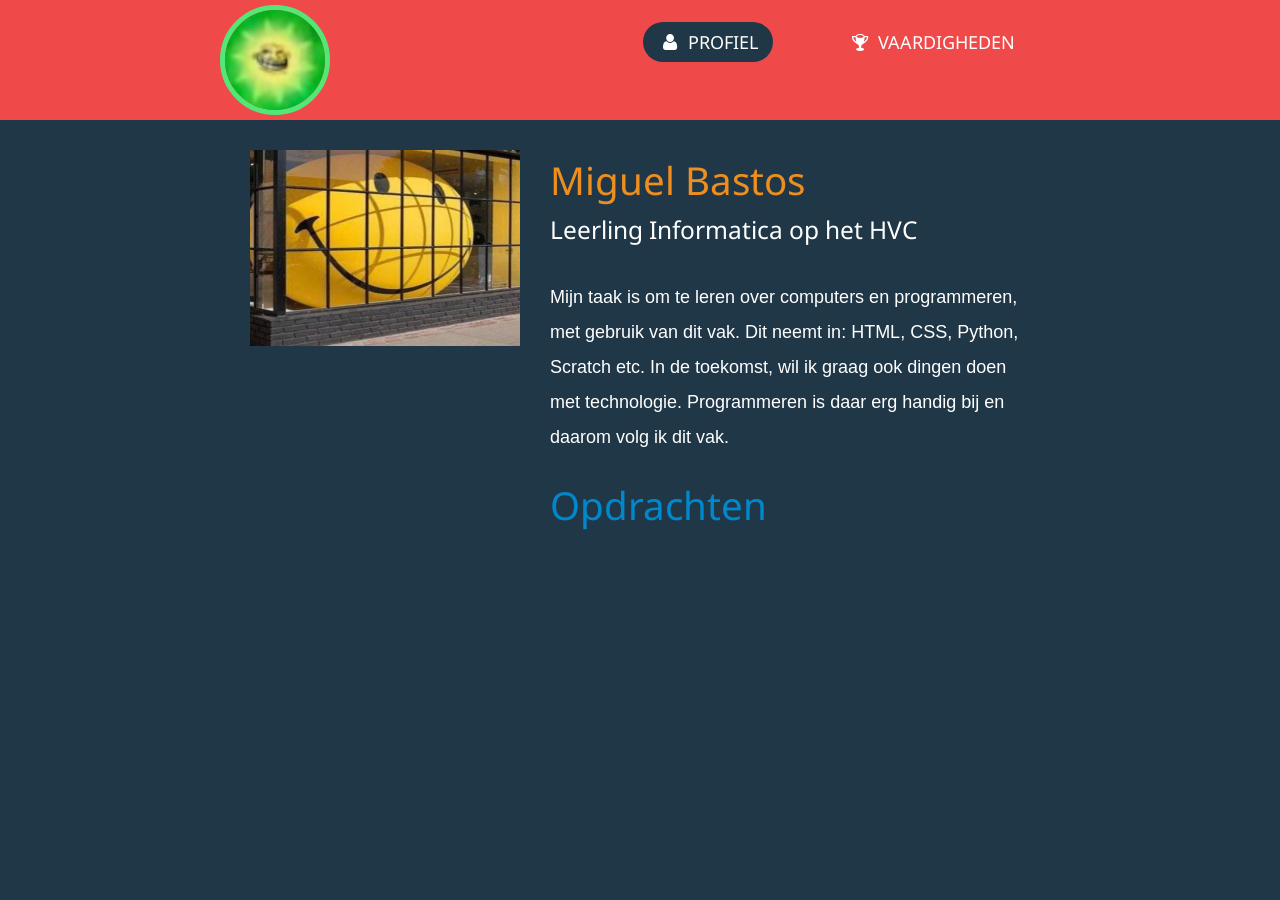
<file: index.html>
<!DOCTYPE html>
<html lang="en">
<head>
<title>Mini Portfolio</title>
<meta charset="utf-8">
<meta name="viewport" content="width=device-width, initial-scale=1.0">
<link href="css/bootstrap.css" rel="stylesheet">
<link href="css/style.css" rel="stylesheet">
<link href="font/css/fontello.css" rel="stylesheet">
<link href='http://fonts.googleapis.com/css?family=Droid+Sans:400,700' rel='stylesheet' type='text/css'>
</head>
<body>
<div class="navbar">
  <div class="navbar-inner">
    <div class="container"> <a class="btn btn-navbar" data-toggle="collapse" data-target=".nav-collapse"> <span class="icon-bar"></span> <span class="icon-bar"></span> <span class="icon-bar"></span> </a> <a class="brand" href="index.html"><img src="img/trollsun.jpeg" style="width:100px"alt="Profielfoto"></a>
      <ul class="nav nav-collapse pull-right">
        <li><a href="index.html" class="active"><i class="icon-user"></i> Profiel</a></li>
        <li><a href="vaardigheden.html"><i class="icon-trophy"></i> Vaardigheden</a></li>
    

        
      </ul>
      <div class="nav-collapse collapse"></div>
    </div>
  </div>
</div>
<div class="container profile">
  <div class="span3"> <img src="img/glaggle.png" alt="Mijn Profielfoto" border-width="5px"> </div>
  <div class="span5">
    <h1>Miguel Bastos</h1>
    <h3>Leerling Informatica op het HVC</h3>
    <p> Mijn taak is om te leren over computers en programmeren, met gebruik van dit vak. Dit neemt in: HTML, CSS, Python, Scratch etc.
    In de toekomst, wil ik graag ook dingen doen met technologie. Programmeren is daar erg handig bij en daarom volg ik dit vak.</p>
    </p>
    <h1><a href="opdrachten.html">Opdrachten</a></h1>
</div>


<div id="myModal" class="modal hide fade" tabindex="-1" role="dialog" aria-labelledby="myModalLabel" aria-hidden="true">
  <div class="modal-header">
    <button type="button" class="close" data-dismiss="modal" aria-hidden="true">×</button>
    <h3 id="myModalLabel"><i class="icon-mail"></i> Contact Me</h3>
  </div>
  <div class="modal-body">
    <form action="#">
      <input type="text" placeholder="Yopur Name">
      <input type="text" placeholder="Your Email">
      <input type="text" placeholder="Website (Optional)">
      <textarea rows="3" style="width:80%"></textarea>
      <br>
      <button type="submit" class="btn btn-large"><i class="icon-paper-plane"></i> SUBMIT</button>
    </form>
  </div>
</div>
<script src="js/jquery-1.10.1.min.js"></script>
<script src="js/bootstrap.min.js"></script>
<script>
$('#myModal').modal('hidden')
</script>
</body>
</html>
</file>
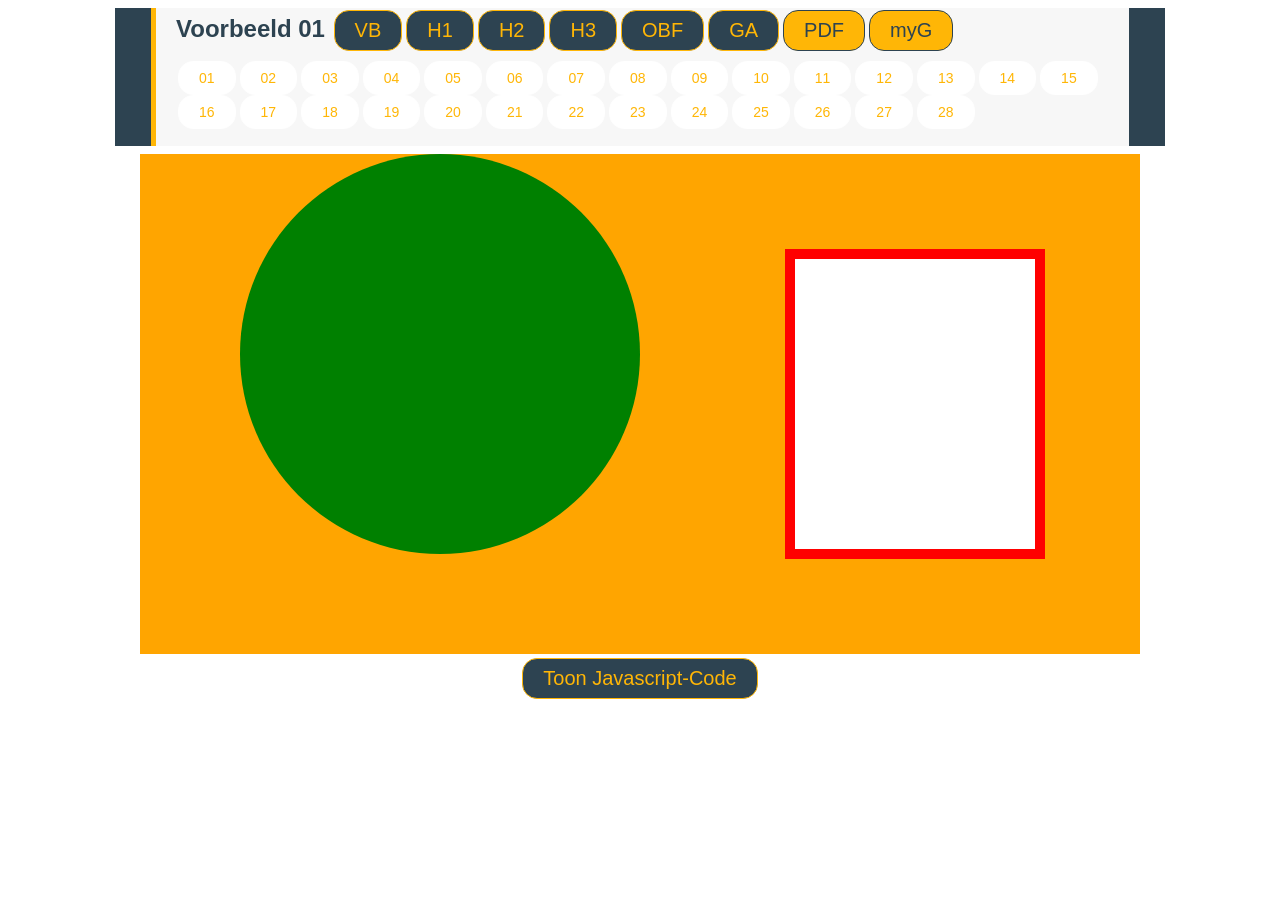
<file: p5/index.html>
<!DOCTYPE html>
<html lang="nl">
  <head>
    <meta charset="UTF-8">
    <link rel="stylesheet" type="text/css" href="CSS/prism_wit.css">
    <script src="JS/prism.js"></script>
    <!-- http://prismjs.com/ -->
    <link rel="stylesheet" type="text/css" href="CSS/games.css">
    <script src="JS/P5/p5.min.js"></script>
    <!-- https://p5js.org/download/ -->
  </head>
  
  <body>
    <div class="container" id="clicker">
      <blockquote id="menu">
      </blockquote>
    </div>
    <div class="container">
      <div id="processing"></div>
    </div>

    <div class="container" id="button-container" style='text-align: center;'>
      <button class="hoofdstuk" onclick="toonCode()">Toon Javascript-Code</button>
      <span style="visibility:hidden"><button class="hoofdstuk" id="Ubutton" onclick="toonUitwerkingen()">Toon Uitwerkingen</button></span>
      
      <button class="hoofdstuk" id="Tbutton" onclick="gaTerug()">Terug naar Opgave</button>
      <div id="code-container" style="display: none;"></div>
    </div>
    <script src="JS/SLOBF.js"></script>
  </body>
</html>
</file>
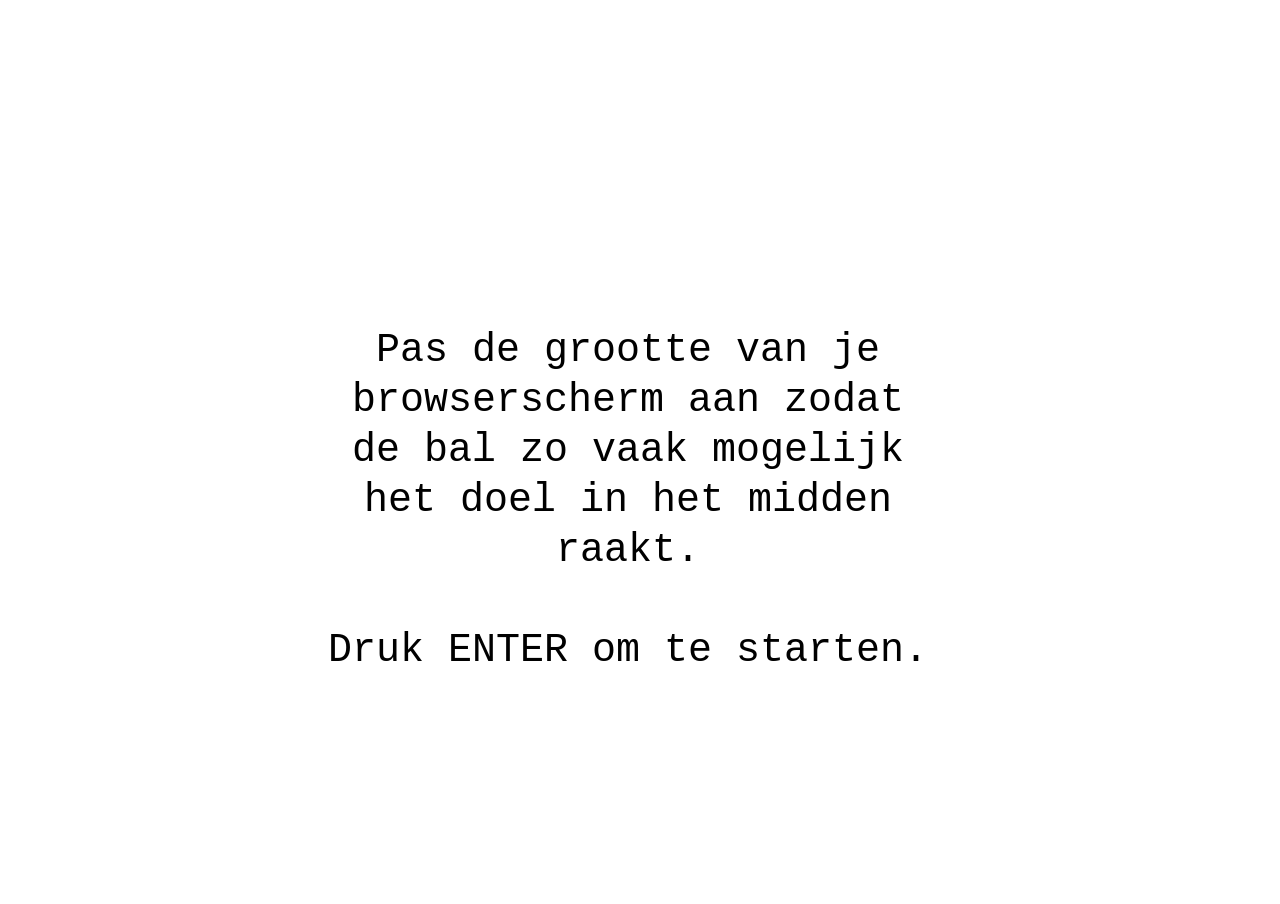
<file: p5/mijnGame/index.html>
<!DOCTYPE html>
<html lang="nl">
  <head>
    <meta charset="UTF-8">
    <link rel="stylesheet" type="text/css" href="CSS/myGame.css">
    <script src="JS/P5/p5.min.js"></script>
    
    <!-- extra libraries -->
    <script src="JS/P5/addons/p5.shape.js"></script>
    <script src="JS/P5/addons/p5.sound.min.js"></script>

    <!-- alle gebruikte klasses hebben hun eigen bestand -->
    <script src='JS/class/Bal.js'></script>
    <script src='JS/class/Doel.js'></script>
    <script src='JS/class/Ring.js'></script>

    <!-- Dit is het bestand met het hoofdprogramma -->
    <script src='JS/mijnGame.js'></script>
  </head>
  <body>
  </body>
</html>
</file>
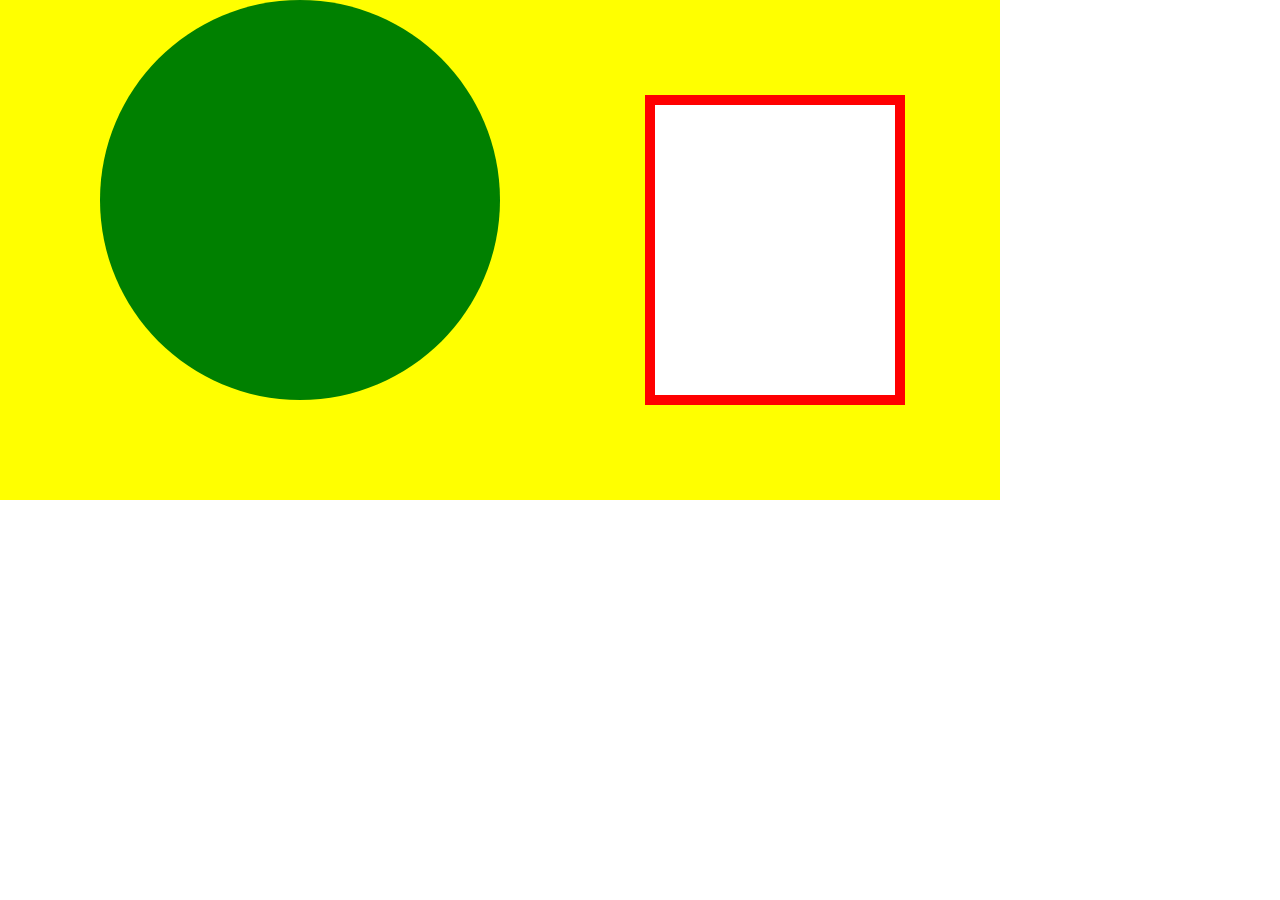
<file: p5/mijnOefening/index.html>
<!DOCTYPE html>
<html lang="nl">
  <head>
    <meta charset="UTF-8">
    <link rel="stylesheet" type="text/css" href="CSS/myGame.css">
    <script src="JS/P5/p5.min.js"></script>
    
    <!-- Dit is het bestand met het hoofdprogramma -->
    <script src='JS/H1O01.js'></script>
  </head>
  <body>
  </body>
</html>
</file>
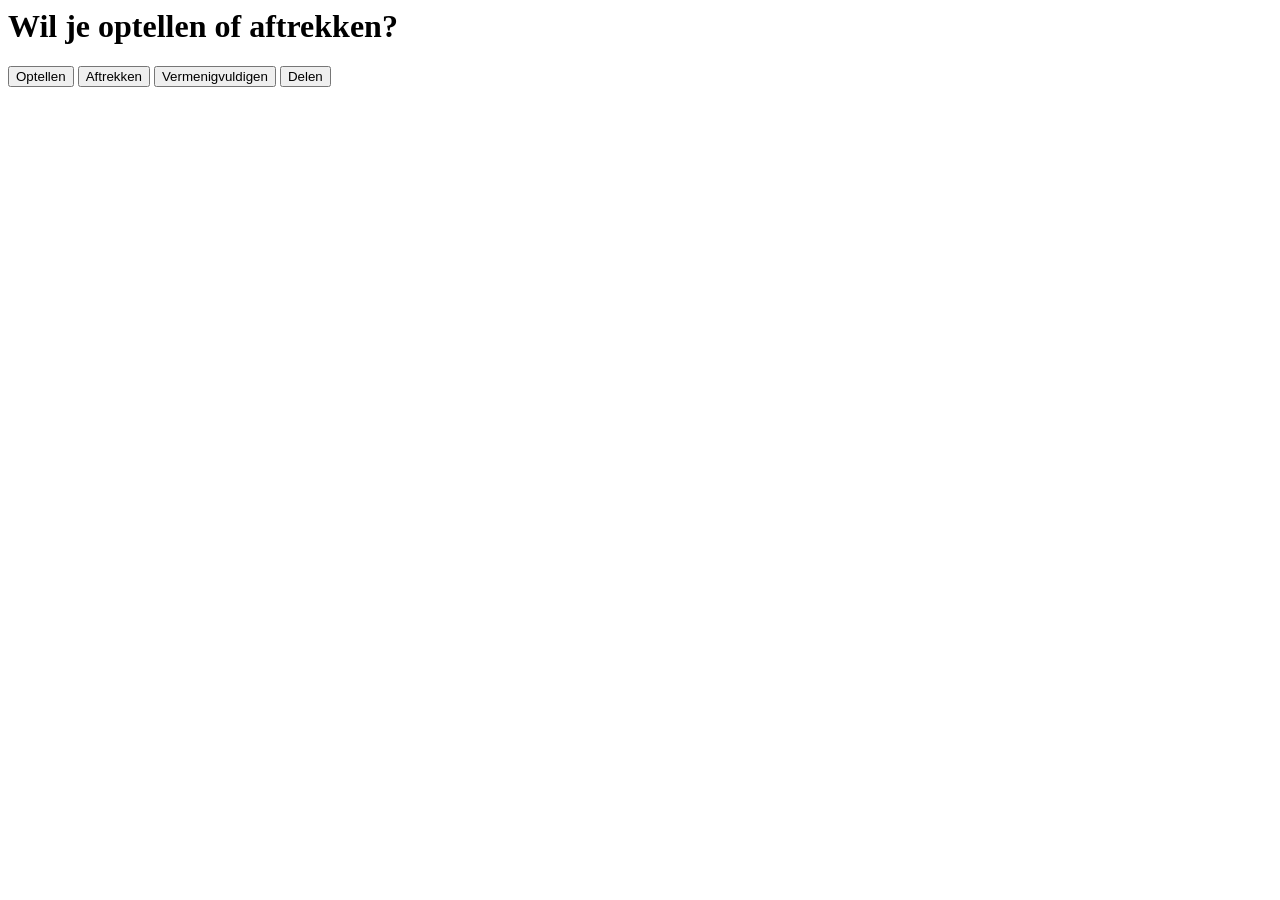
<file: calculator_mvp.html>
<html>
    <body>
        <h1>Wil je optellen of aftrekken?</h1>
        <button onclick="optellen()">Optellen</button>
        <button onclick="aftrekken()">Aftrekken</button>
        <button onclick="vermenigvuldigen()">Vermenigvuldigen</button>
        <button onclick="delen()">Delen</button>
        <script>

            function optellen() {
                let getal1tekst = prompt("Voer het eerste getal in.")

                var getal1 = parseInt(getal1tekst) 

                let getal2tekst = prompt("Voer een tweede getal in.")

                var getal2 = parseInt(getal2tekst)

                let resultaat = getal1 + getal2
                if (isNaN(getal1) || isNaN(getal2)) {
                    alert("Error, een of beide getallen zijn geen cijfers.")
                } else {
                    alert(getal1 + "+" + getal2 + "=" + resultaat)
                }
            }

             function aftrekken() {
                let getal1tekst = prompt("Voer het eerste getal in.")

                var getal1 = parseInt(getal1tekst) 

                let getal2tekst = prompt("Voer een tweede getal in.")

                var getal2 = parseInt(getal2tekst)

                let resultaat = getal1 - getal2
                if (isNaN(getal1) || isNaN(getal2)) {
                    alert("Error, een of beide getallen zijn geen cijfers.")
                } else {
                    alert(getal1 + "-" + getal2 + "=" + resultaat)
                }
            }

            function vermenigvuldigen() {
                let getal1tekst = prompt("Voer het eerste getal in.")

                var getal1 = parseInt(getal1tekst) 

                let getal2tekst = prompt("Voer een tweede getal in.")

                var getal2 = parseInt(getal2tekst)

                let resultaat = getal1 * getal2
                if (isNaN(getal1) || isNaN(getal2)) {
                    alert("Error, een of beide getallen zijn geen cijfers.")
                } else {
                    alert(getal1 + "*" + getal2 + "=" + resultaat)
                }
            }

            function delen() {
                let getal1tekst = prompt("Voer het eerste getal in.")

                var getal1 = parseInt(getal1tekst) 

                let getal2tekst = prompt("Voer een tweede getal in.")

                var getal2 = parseInt(getal2tekst)

                let resultaat = getal1 / getal2
                if (isNaN(getal1) || isNaN(getal2)) {
                    alert("Error, een of beide getallen zijn geen cijfers.")
                } else {
                    alert(getal1 + "/" + getal2 + "=" + resultaat)
                }
            }
        </script>
    </body>
</html>
</file>
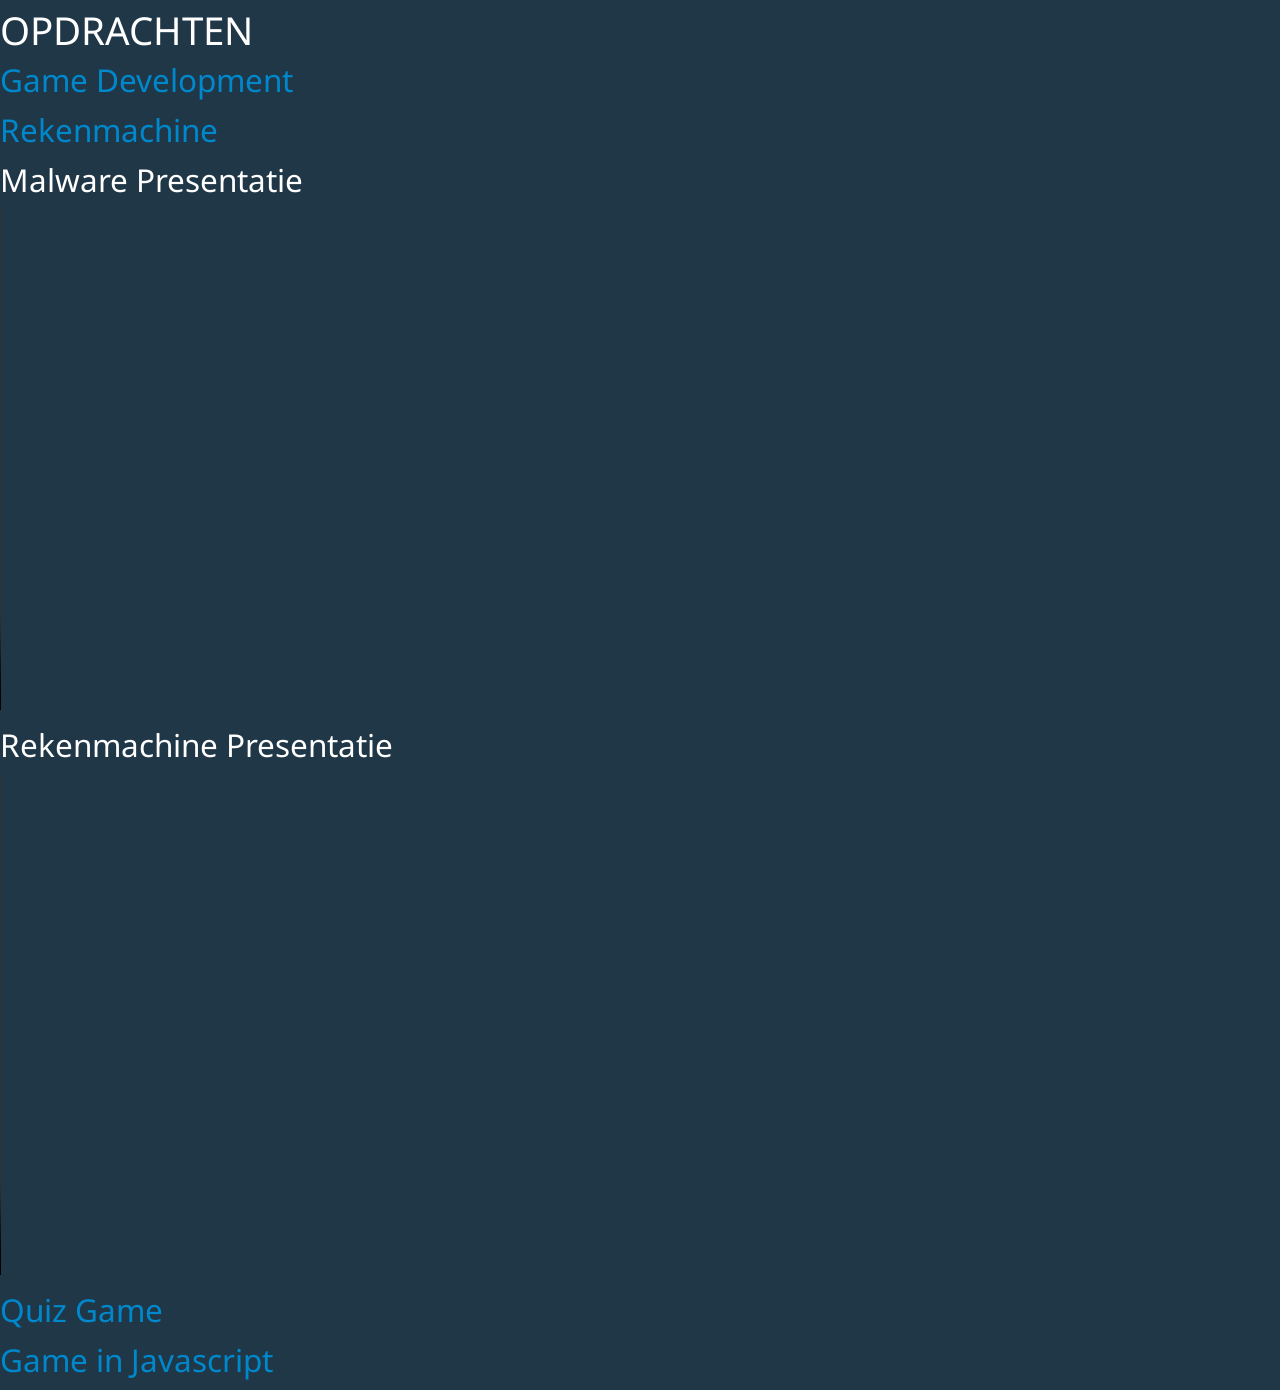
<file: opdrachten.html>
<!DOCTYPE html>
<html lang="en">
<head>
<title>Mini Portfolio</title>
<meta charset="utf-8">
<meta name="viewport" content="width=device-width, initial-scale=1.0">
<link href="css/bootstrap.css" rel="stylesheet">
<link href="css/style.css" rel="stylesheet">
<link href="font/css/fontello.css" rel="stylesheet">
<link href='http://fonts.googleapis.com/css?family=Droid+Sans:400,700' rel='stylesheet' type='text/css'>
</head>
<body>
    <h1>OPDRACHTEN</h1>
    <h2><a href="p5/index.html">Game Development</a></h2>
    <h2><a href="calculator_mvp.html">Rekenmachine</a></h2>
    <h2>Malware Presentatie</h2>
    <video width="700" height="500" controls>
      <source src="https://educatem.blob.core.windows.net/presentaties/MiguelBastos/Presentatiefilmpje - Made with Clipchamp (1).mp4" type="video/mp4">
    </video>
    <h2>Rekenmachine Presentatie</h2>
    <video width="700" height="500" controls>
      <source src="https://educatem.blob.core.windows.net/presentaties/MiguelBastos/Untitled video - Made with Clipchamp.mp4" type="video/mp4">
    </video>
    <h2><a href="template.html">Quiz Game</a></h2>
    <h2><a href="p5/gamedevelopment.html">Game in Javascript</a></h2>
</body>
</file>
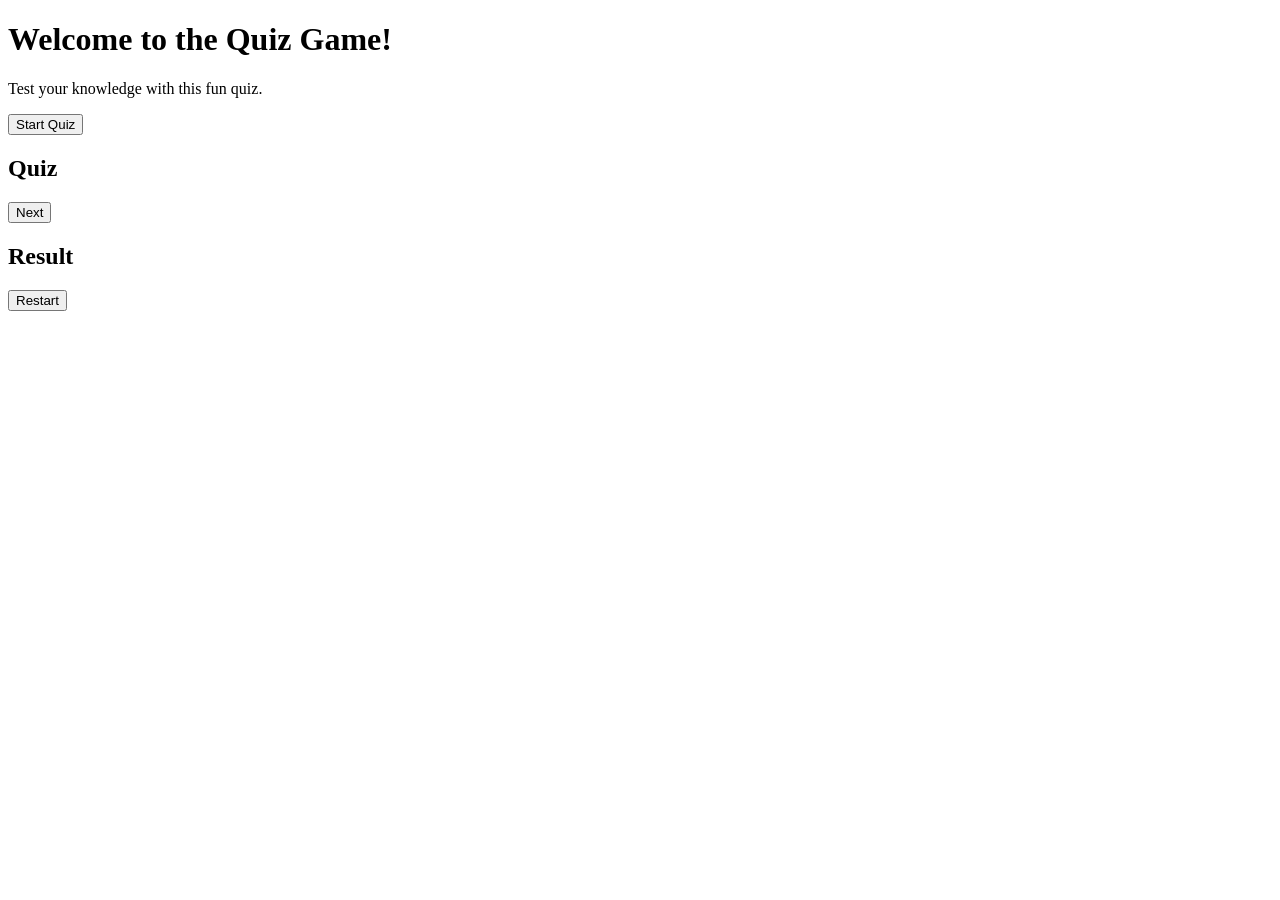
<file: template.html>
<!DOCTYPE html>
<html>
<head>
  <title>Quiz Game</title>
</head>
<body>
    <div id="start-page">
      <h1>Welcome to the Quiz Game!</h1>
      <p>Test your knowledge with this fun quiz.</p>
      <button class="button" onclick="startQuiz()">Start Quiz</button>
    </div>

    <div id="quiz-page">
      <h2>Quiz</h2>
      <div id="question"></div>
      <div id="options"></div>
      <button class="button" onclick="submitAnswer()">Next</button>
    </div>

    <div id="result-page">
      <h2>Result</h2>
      <div id="result"></div>
      <button class="button" onclick="restartQuiz()">Restart</button>
    </div>

  <script>
    // Define the quiz questions using JSON objects and arrays
    const questions = ["Question 1", "Question 2", "Question 3",
      {
        question: "What is the capital of France?",
        options: ["Paris", "London", "Rome", "Madrid"],
        answer: 0
      },
      {
        question: "What is the largest planet in our solar system?",
        options: ["Mars", "Venus", "Jupiter", "Saturn"],
        answer: 2
      },
      {
        question: "Which country won the 2018 FIFA World Cup?",
        options: ["Brazil", "France", "Germany", "Spain"],
        answer: 1
      }
    ];

    let currentQuestion = 0;
    let score = 0;

    function startQuiz() {
      document.getElementById("start-page").style.display = "none";
      document.getElementById("quiz-page").style.display = "block";
      showQuestion();
    }

    function showQuestion() {
      const questionElement = document.getElementById("question");
      const optionsElement = document.getElementById("options");

      questionElement.innerHTML = questions[currentQuestion].question;

      optionsElement.innerHTML = "options";

      for (let i = 0; i < questions[currentQuestion].options.length; i++) {
        const option = document.createElement("input");
        option.type = "radio";
        option.name = "answer";
        option.value = i;
        optionsElement.appendChild(option);

        const label = document.createElement("label");
        label.innerHTML = questions[currentQuestion].options[i];
        optionsElement.appendChild(label);

        optionsElement.appendChild(document.createElement("br"));
      }
    }

    function submitAnswer() {
      const selectedOption = document.querySelector("input[name='answer']:checked");

      if (!selectedOption) {
        return; // No option selected, do nothing
      }

      const answer = parseInt(selectedOption.value);
      if (answer === questions[currentQuestion].answer) {
        score++;
      }

      currentQuestion++;

      if (currentQuestion === questions.length) {
        showResult();
      } else {
        showQuestion();
      }
    }

    function showResult() {
      document.getElementById("quiz-page").style.display = "none";
      document.getElementById("result-page").style.display = "block";

      const resultElement = document.getElementById("result");
      resultElement.innerHTML = `You scored ${score} out of ${questions.length} correct.`;
    }

    function restartQuiz() {
      currentQuestion = 0;
      score = 0;
      document.getElementById("result-page").style.display = "none";
      document.getElementById("quiz-page").style.display = "block";
      showQuestion();
    }
  </script>
</body>
</html>
</file>
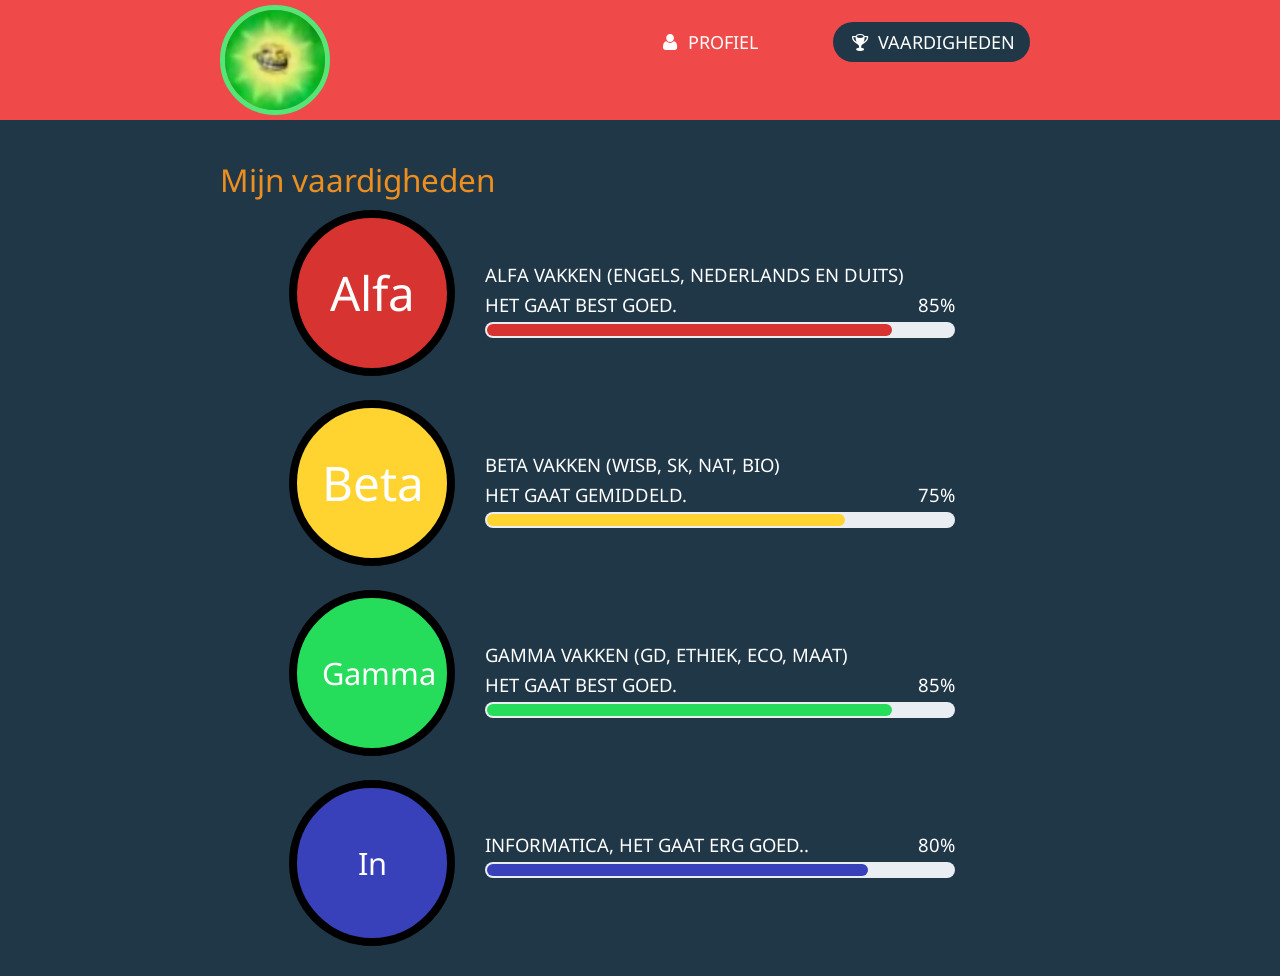
<file: vaardigheden.html>
<!DOCTYPE html>
<html lang="en">
<head>
<title>Mini Portfolio | Skills</title>
<meta charset="utf-8">
<meta name="viewport" content="width=device-width, initial-scale=1.0">
<link href="css/bootstrap.css" rel="stylesheet">
<link href="css/style.css" rel="stylesheet">
<link href="font/css/fontello.css" rel="stylesheet">
<link href='http://fonts.googleapis.com/css?family=Droid+Sans:400,700' rel='stylesheet' type='text/css'>
</head>
<body>
<div class="navbar">
  <div class="navbar-inner">
    <div class="container"> <a class="btn btn-navbar" data-toggle="collapse" data-target=".nav-collapse"> <span class="icon-bar"></span> <span class="icon-bar"></span> <span class="icon-bar"></span> </a> <a class="brand" href="index.html"><img src="img/trollsun.jpeg" style="width:100px"alt=""></a>
      <ul class="nav nav-collapse pull-right">
        <li><a href="index.html"><i class="icon-user"></i> Profiel</a></li>
        <li><a href="vaardigheden.html" class="active"><i class="icon-trophy"></i> Vaardigheden</a></li>
        
      </ul>
      <div class="nav-collapse collapse"></div>
    </div>
  </div>
</div>
<div class="container skills">
  <h2>Mijn vaardigheden</h2>

  <div class="row">
    <div class="span3">
      <div class="ps">
        <h3>Alfa</h3>
      </div>
    </div>
    <div class="span5">
      <h3>Alfa vakken (Engels, Nederlands en Duits) <br><Br>het gaat best goed.<span>85%</span></h3>
     
      <div class="expand-bg"> <span class="expand ps2"> &nbsp; </span> </div>
    </div>
  </div>
  <div class="row">
    <div class="span3">
      <div class="ai">
        <h3>Beta</h3>
      </div>
    </div>
    <div class="span5">
      <h3>Beta vakken (WisB, SK, NAT, BIO) <br><br>het gaat gemiddeld.<span>75%</span></h3>
      <div class="expand-bg"> <span class="expand ai2"> &nbsp; </span> </div>
    </div>
  </div>
  <div class="row">
    <div class="span3">
      <div class="html">
        <h3>Gamma</h3>
      </div>
    </div>
    <div class="span5">
      <h3>Gamma vakken (GD, Ethiek, ECO, Maat) <br><br>het gaat best goed.<span>85%</span></h3>
      <div class="expand-bg"> <span class="expand html2"> &nbsp; </span> </div>
    </div>
  </div>
  
  <div class="row">
    <div class="span3" onclick="location.href='opdrachten.html'">
      <div class="css">
        <h3>In</h3>
      </div>
    </div>
    <div class="span5">
      <h3>Informatica, het gaat erg goed..<span>80%</span></h3>
      <div class="expand-bg"> <span class="expand css2"> &nbsp; </span> </div>
      </div>
    </div>
    
  </div>
</div>
</div>
<div id="myModal" class="modal hide fade" tabindex="-1" role="dialog" aria-labelledby="myModalLabel" aria-hidden="true">
  <div class="modal-header">
    <button type="button" class="close" data-dismiss="modal" aria-hidden="true">×</button>
    <h3 id="myModalLabel"><i class="icon-mail"></i> Contact Me</h3>
  </div>
  <div class="modal-body">
    <form action="#">
      <input type="text" placeholder="Yopur Name">
      <input type="text" placeholder="Your Email">
      <input type="text" placeholder="Website (Optional)">
      <textarea rows="3" style="width:80%"></textarea>
      <br>
      <button type="submit" class="btn btn-large"><i class="icon-paper-plane"></i> SUBMIT</button>
    </form>
  </div>
</div>
<script src="js/jquery-1.10.1.min.js"></script>
<script src="js/bootstrap.min.js"></script>
<script>
$('#myModal').modal('hidden')
</script>
</body>
</html>
</file>
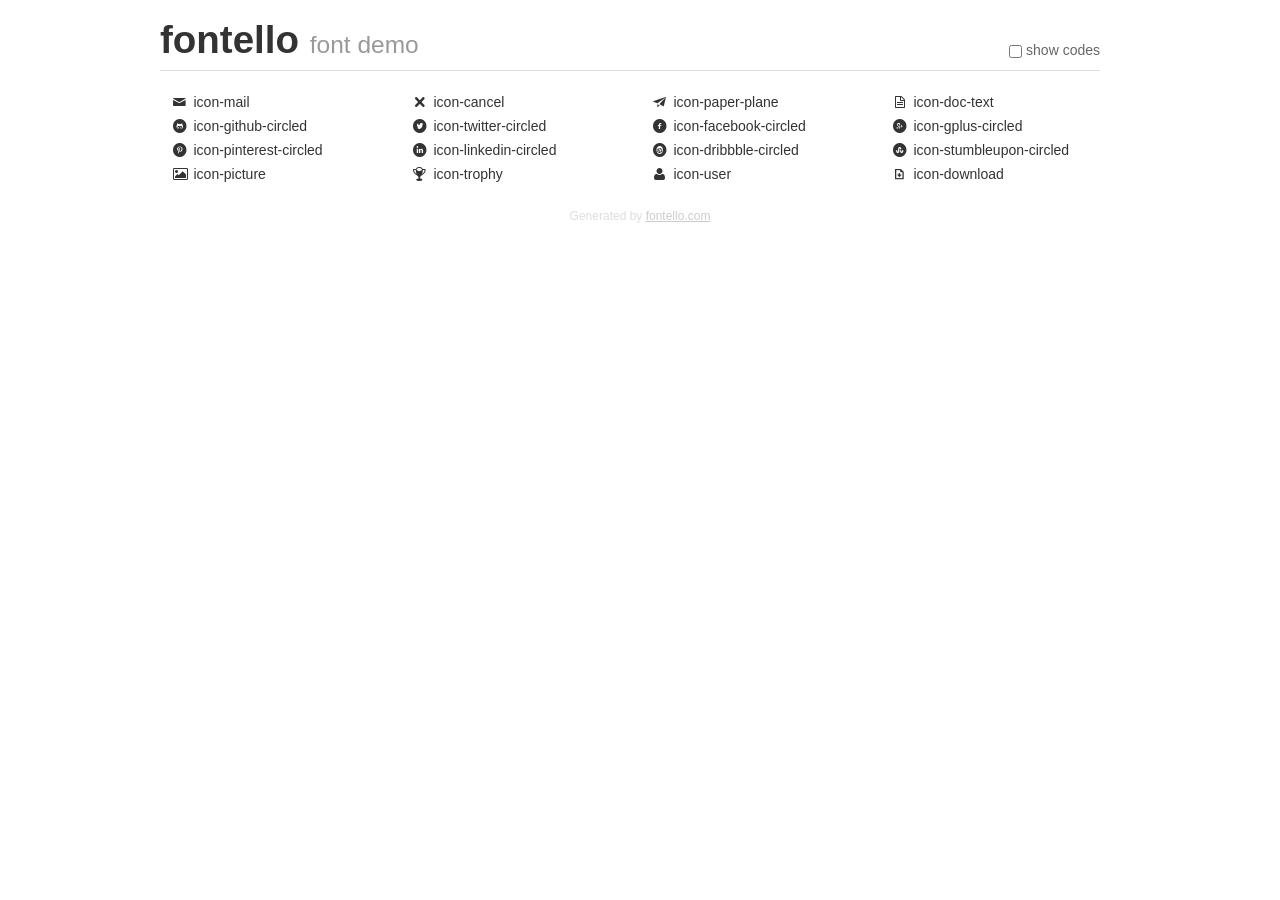
<file: font/demo.html>
<!DOCTYPE html>
<html>
  <head><!--[if lt IE 9]>
    <script src="http://html5shim.googlecode.com/svn/trunk/html5.js"></script><![endif]-->
    <meta charset="UTF-8"><style type="text/css">/*
 * Bootstrap v2.2.1
 *
 * Copyright 2012 Twitter, Inc
 * Licensed under the Apache License v2.0
 * http://www.apache.org/licenses/LICENSE-2.0
 *
 * Designed and built with all the love in the world @twitter by @mdo and @fat.
 */
.clearfix {
  *zoom: 1;
}
.clearfix:before,
.clearfix:after {
  display: table;
  content: "";
  line-height: 0;
}
.clearfix:after {
  clear: both;
}
html {
  font-size: 100%;
  -webkit-text-size-adjust: 100%;
  -ms-text-size-adjust: 100%;
}
a:focus {
  outline: thin dotted #333;
  outline: 5px auto -webkit-focus-ring-color;
  outline-offset: -2px;
}
a:hover,
a:active {
  outline: 0;
}
button,
input,
select,
textarea {
  margin: 0;
  font-size: 100%;
  vertical-align: middle;
}
button,
input {
  *overflow: visible;
  line-height: normal;
}
button::-moz-focus-inner,
input::-moz-focus-inner {
  padding: 0;
  border: 0;
}
body {
  margin: 0;
  font-family: "Helvetica Neue", Helvetica, Arial, sans-serif;
  font-size: 14px;
  line-height: 20px;
  color: #333;
  background-color: #fff;
}
a {
  color: #08c;
  text-decoration: none;
}
a:hover {
  color: #005580;
  text-decoration: underline;
}
.row {
  margin-left: -20px;
  *zoom: 1;
}
.row:before,
.row:after {
  display: table;
  content: "";
  line-height: 0;
}
.row:after {
  clear: both;
}
[class*="span"] {
  float: left;
  min-height: 1px;
  margin-left: 20px;
}
.container,
.navbar-static-top .container,
.navbar-fixed-top .container,
.navbar-fixed-bottom .container {
  width: 940px;
}
.span12 {
  width: 940px;
}
.span11 {
  width: 860px;
}
.span10 {
  width: 780px;
}
.span9 {
  width: 700px;
}
.span8 {
  width: 620px;
}
.span7 {
  width: 540px;
}
.span6 {
  width: 460px;
}
.span5 {
  width: 380px;
}
.span4 {
  width: 300px;
}
.span3 {
  width: 220px;
}
.span2 {
  width: 140px;
}
.span1 {
  width: 60px;
}
[class*="span"].pull-right,
.row-fluid [class*="span"].pull-right {
  float: right;
}
.container {
  margin-right: auto;
  margin-left: auto;
  *zoom: 1;
}
.container:before,
.container:after {
  display: table;
  content: "";
  line-height: 0;
}
.container:after {
  clear: both;
}
p {
  margin: 0 0 10px;
}
.lead {
  margin-bottom: 20px;
  font-size: 21px;
  font-weight: 200;
  line-height: 30px;
}
small {
  font-size: 85%;
}
h1 {
  margin: 10px 0;
  font-family: inherit;
  font-weight: bold;
  line-height: 20px;
  color: inherit;
  text-rendering: optimizelegibility;
}
h1 small {
  font-weight: normal;
  line-height: 1;
  color: #999;
}
h1 {
  line-height: 40px;
}
h1 {
  font-size: 38.5px;
}
h1 small {
  font-size: 24.5px;
}
body {
  margin-top: 90px;
}
.header {
  position: fixed;
  top: 0;
  left: 50%;
  margin-left: -480px;
  background-color: #fff;
  border-bottom: 1px solid #ddd;
  padding-top: 10px;
  z-index: 10;
}
.footer {
  color: #ddd;
  font-size: 12px;
  text-align: center;
  margin-top: 20px;
}
.footer a {
  color: #ccc;
  text-decoration: underline;
}
.the-icons {
  font-size: 14px;
  line-height: 24px;
}
.switch {
  position: absolute;
  right: 0;
  bottom: 10px;
  color: #666;
}
.switch input {
  margin-right: 0.3em;
}
.codesOn .i-name {
  display: none;
}
.codesOn .i-code {
  display: inline;
}
.i-code {
  display: none;
}
</style>
    <link rel="stylesheet" href="css/fontello.css">
    <link rel="stylesheet" href="css/animation.css"><!--[if IE 7]>
    <link rel="stylesheet" href="css/fontello-ie7.css"><![endif]-->
    <script>
      function toggleCodes(on) {
        var obj = document.getElementById('icons');
        
        if (on) {
          obj.className += ' codesOn';
        } else {
          obj.className = obj.className.replace(' codesOn', '');
        }
      }
      
    </script>
  </head>
  <body>
    <div class="container header">
      <h1>
        fontello
         <small>font demo</small>
      </h1>
      <label class="switch">
        <input type="checkbox" onclick="toggleCodes(this.checked)">show codes
      </label>
    </div>
    <div id="icons" class="container">
      <div class="row">
        <div title="Code: 0xe806" class="the-icons span3"><i class="icon-mail"></i> <span class="i-name">icon-mail</span><span class="i-code">0xe806</span></div>
        <div title="Code: 0xe80f" class="the-icons span3"><i class="icon-cancel"></i> <span class="i-name">icon-cancel</span><span class="i-code">0xe80f</span></div>
        <div title="Code: 0xe804" class="the-icons span3"><i class="icon-paper-plane"></i> <span class="i-name">icon-paper-plane</span><span class="i-code">0xe804</span></div>
        <div title="Code: 0xe803" class="the-icons span3"><i class="icon-doc-text"></i> <span class="i-name">icon-doc-text</span><span class="i-code">0xe803</span></div>
      </div>
      <div class="row">
        <div title="Code: 0xe80e" class="the-icons span3"><i class="icon-github-circled"></i> <span class="i-name">icon-github-circled</span><span class="i-code">0xe80e</span></div>
        <div title="Code: 0xe808" class="the-icons span3"><i class="icon-twitter-circled"></i> <span class="i-name">icon-twitter-circled</span><span class="i-code">0xe808</span></div>
        <div title="Code: 0xe807" class="the-icons span3"><i class="icon-facebook-circled"></i> <span class="i-name">icon-facebook-circled</span><span class="i-code">0xe807</span></div>
        <div title="Code: 0xe809" class="the-icons span3"><i class="icon-gplus-circled"></i> <span class="i-name">icon-gplus-circled</span><span class="i-code">0xe809</span></div>
      </div>
      <div class="row">
        <div title="Code: 0xe80a" class="the-icons span3"><i class="icon-pinterest-circled"></i> <span class="i-name">icon-pinterest-circled</span><span class="i-code">0xe80a</span></div>
        <div title="Code: 0xe80b" class="the-icons span3"><i class="icon-linkedin-circled"></i> <span class="i-name">icon-linkedin-circled</span><span class="i-code">0xe80b</span></div>
        <div title="Code: 0xe80c" class="the-icons span3"><i class="icon-dribbble-circled"></i> <span class="i-name">icon-dribbble-circled</span><span class="i-code">0xe80c</span></div>
        <div title="Code: 0xe80d" class="the-icons span3"><i class="icon-stumbleupon-circled"></i> <span class="i-name">icon-stumbleupon-circled</span><span class="i-code">0xe80d</span></div>
      </div>
      <div class="row">
        <div title="Code: 0xe802" class="the-icons span3"><i class="icon-picture"></i> <span class="i-name">icon-picture</span><span class="i-code">0xe802</span></div>
        <div title="Code: 0xe801" class="the-icons span3"><i class="icon-trophy"></i> <span class="i-name">icon-trophy</span><span class="i-code">0xe801</span></div>
        <div title="Code: 0xe800" class="the-icons span3"><i class="icon-user"></i> <span class="i-name">icon-user</span><span class="i-code">0xe800</span></div>
        <div title="Code: 0xe805" class="the-icons span3"><i class="icon-download"></i> <span class="i-name">icon-download</span><span class="i-code">0xe805</span></div>
      </div>
    </div>
    <div class="container footer">Generated by <a href="http://fontello.com">fontello.com</a></div>
  </body>
</html>
</file>
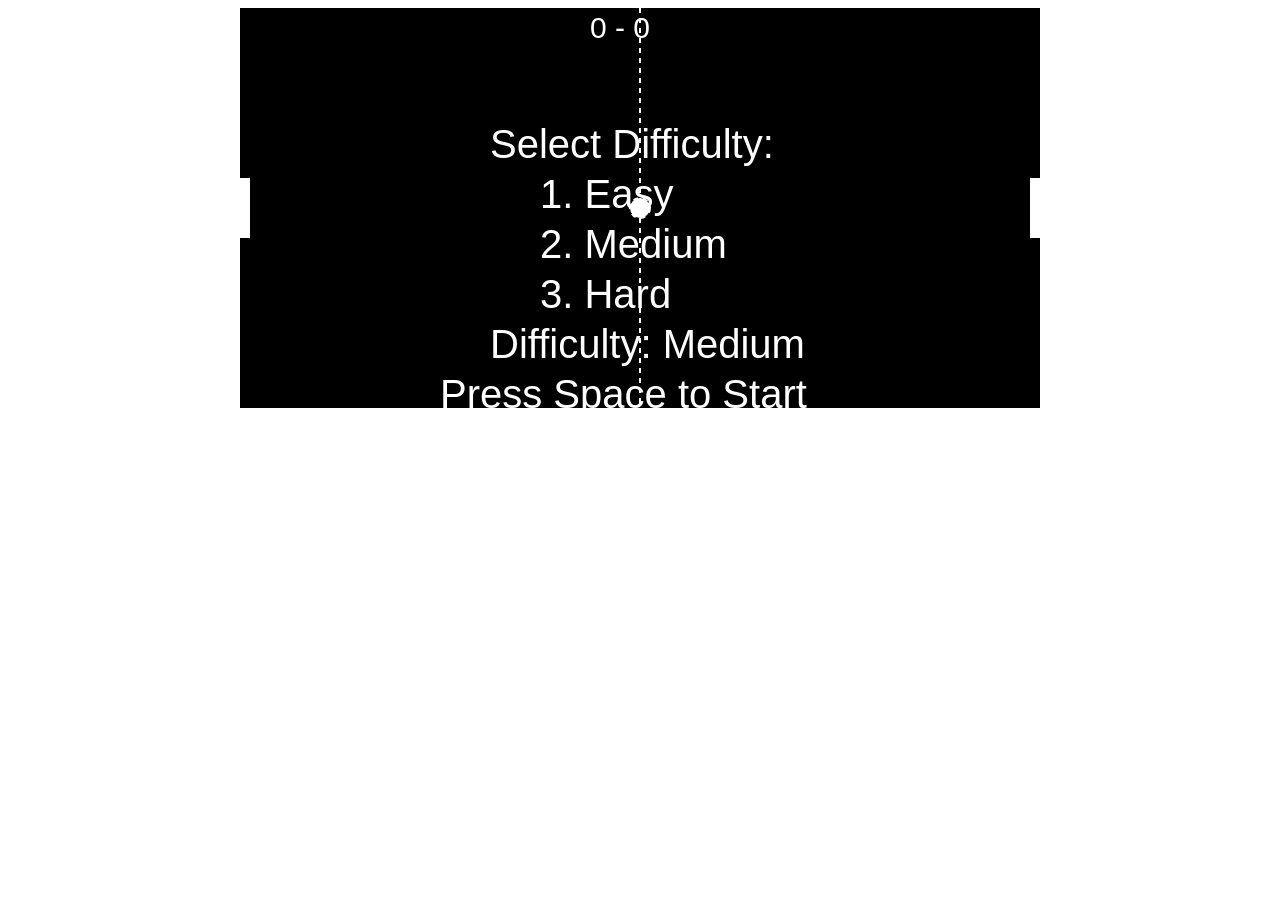
<file: p5/gamedevelopment.html>
<!DOCTYPE html>
<html lang="en">
<head>
  <meta charset="UTF-8">
  <meta name="viewport" content="width=device-width, initial-scale=1.0">
  <style>
    canvas {
      display: block;
      margin: auto;
      background-color: #000;
    }
  </style>
  <title>Pong Game</title>
</head>
<body>
  <canvas id="pongCanvas" width="800" height="400"></canvas>
  <script>
    document.addEventListener('DOMContentLoaded', function () {
      const canvas = document.getElementById('pongCanvas');
      const ctx = canvas.getContext('2d');

      // Initial game state
      let ball = { x: canvas.width / 2, y: canvas.height / 2, radius: 10, speedX: 5, speedY: 5 };
      let leftPaddle = { x: 0, y: canvas.height / 2 - 30, width: 10, height: 60, speed: 5 };
      let rightPaddle = { x: canvas.width - 10, y: canvas.height / 2 - 30, width: 10, height: 60, speed: 0 };
      let score = { player1: 0, player2: 0 };
      let isGameRunning = false;
      let scoreLimit = 5;
      let difficulty = 'Medium'; // Default difficulty level
      let ballSpeedMultiplier = 1; // Multiplier for ball speed based on difficulty

      function draw() {
        // Clear canvas
        ctx.clearRect(0, 0, canvas.width, canvas.height);

        // Draw paddles and ball
        ctx.fillStyle = '#fff';
        ctx.fillRect(leftPaddle.x, leftPaddle.y, leftPaddle.width, leftPaddle.height);
        ctx.fillRect(rightPaddle.x, rightPaddle.y, rightPaddle.width, rightPaddle.height);
        ctx.beginPath();
        ctx.arc(ball.x, ball.y, ball.radius, 0, Math.PI * 2);
        ctx.fill();

        // Draw center line
        ctx.setLineDash([5, 5]);
        ctx.strokeStyle = '#fff';
        ctx.lineWidth = 2;
        ctx.moveTo(canvas.width / 2, 0);
        ctx.lineTo(canvas.width / 2, canvas.height);
        ctx.stroke();
        ctx.setLineDash([]);

        // Draw scores
        ctx.font = '30px Arial';
        ctx.fillText(`${score.player1} - ${score.player2}`, canvas.width / 2 - 50, 30);

        if (!isGameRunning) {
          // Draw start screen or game over screen
          ctx.font = '40px Arial';
          if (score.player1 === scoreLimit || score.player2 === scoreLimit) {
            ctx.fillText(`Player ${score.player1 === scoreLimit ? '1' : '2'} Wins!`, canvas.width / 2 - 150, canvas.height / 2 + 50);
            ctx.fillText('Press Space to Play Again', canvas.width / 2 - 250, canvas.height / 2 + 100);
          } else {
            ctx.fillText('Select Difficulty:', canvas.width / 2 - 150, canvas.height / 2 - 50);
            ctx.fillText('1. Easy', canvas.width / 2 - 100, canvas.height / 2);
            ctx.fillText('2. Medium', canvas.width / 2 - 100, canvas.height / 2 + 50);
            ctx.fillText('3. Hard', canvas.width / 2 - 100, canvas.height / 2 + 100);
            ctx.fillText(`Difficulty: ${difficulty}`, canvas.width / 2 - 150, canvas.height / 2 + 150);
            ctx.fillText('Press Space to Start', canvas.width / 2 - 200, canvas.height / 2 + 200);
          }
        }
      }

      function update() {
        if (isGameRunning && score.player1 < scoreLimit && score.player2 < scoreLimit) {
          // Move paddles
          leftPaddle.y += (ball.y - (leftPaddle.y + leftPaddle.height / 2)) * (leftPaddle.speed / 100);
          rightPaddle.y += rightPaddle.speed;

          // Ensure paddles stay within the playing area
          leftPaddle.y = Math.max(0, Math.min(leftPaddle.y, canvas.height - leftPaddle.height));
          rightPaddle.y = Math.max(0, Math.min(rightPaddle.y, canvas.height - rightPaddle.height));

          // Ball movement
          ball.x += ball.speedX * ballSpeedMultiplier;
          ball.y += ball.speedY * ballSpeedMultiplier;

          // Ball collisions with walls
          if (ball.y - ball.radius < 0 || ball.y + ball.radius > canvas.height) {
            ball.speedY = -ball.speedY;
          }

          // Ball collisions with paddles
          if (
            (ball.x - ball.radius < leftPaddle.x + leftPaddle.width &&
              ball.y > leftPaddle.y &&
              ball.y < leftPaddle.y + leftPaddle.height) ||
            (ball.x + ball.radius > rightPaddle.x &&
              ball.y > rightPaddle.y &&
              ball.y < rightPaddle.y + rightPaddle.height)
          ) {
            ball.speedX = -ball.speedX;
          }

          // Ball out of bounds
          if (ball.x - ball.radius < 0) {
            score.player2++;
            checkWinner();
            resetGame();
          } else if (ball.x + ball.radius > canvas.width) {
            score.player1++;
            checkWinner();
            resetGame();
          }
        }
      }

      function checkWinner() {
        if (score.player1 === scoreLimit || score.player2 === scoreLimit) {
          isGameRunning = false;
          rightPaddle.speed = 0; // Make right paddle stay still
        }
      }

      function resetGame() {
        ball.x = canvas.width / 2;
        ball.y = canvas.height / 2;
        leftPaddle.y = canvas.height / 2 - leftPaddle.height / 2;
        rightPaddle.y = canvas.height / 2 - rightPaddle.height / 2;
      }

      function keyDownHandler(e) {
        if (e.code === 'Space') {
          if (score.player1 === scoreLimit || score.player2 === scoreLimit) {
            // Reset the game if it's over
            score.player1 = 0;
            score.player2 = 0;
            rightPaddle.speed = 0; // Make right paddle stay still on game restart
          }
          isGameRunning = true;
          setDifficulty();
        }
      }

      function keyUpHandler(e) {
        // Player controls for the right paddle
        if (e.code === 'KeyW') {
          rightPaddle.speed = -5;
        }
        if (e.code === 'KeyS') {
            rightPaddle.speed = 5
        }
      }

      function setDifficulty() {
        // Set difficulty level based on user input
        if (difficulty === 'Easy') {
          ballSpeedMultiplier = 0.7;
          leftPaddle.speed = 0.8;
        } else if (difficulty === 'Medium') {
          ballSpeedMultiplier = 1;
          leftPaddle.speed = 1
        } else if (difficulty === 'Hard') {
          ballSpeedMultiplier = 1.2;
          leftPaddle.speed = 1.5;
        }
      }

      function gameLoop() {
        draw();
        update();
        requestAnimationFrame(gameLoop);
      }

      function difficultySelection(e) {
        // Set difficulty level based on user input
        if (e.code === 'Digit1') {
          difficulty = 'Easy';
        } else if (e.code === 'Digit2') {
          difficulty = 'Medium';
        } else if (e.code === 'Digit3') {
          difficulty = 'Hard';
        }
      }

      document.addEventListener('keydown', difficultySelection, false);
      document.addEventListener('keydown', keyDownHandler, false);
      document.addEventListener('keyup', keyUpHandler, false);

      gameLoop();
    });
  </script>
</body>
</html>
</file>
<file: font/css/fontello.css>
@font-face {
  font-family: 'fontello';
  src: url('../font/fontello.eot?87773380');
  src: url('../font/fontello.eot?87773380#iefix') format('embedded-opentype'),
       url('../font/fontello.woff?87773380') format('woff'),
       url('../font/fontello.ttf?87773380') format('truetype'),
       url('../font/fontello.svg?87773380#fontello') format('svg');
  font-weight: normal;
  font-style: normal;
}
/* Chrome hack: SVG is rendered more smooth in Windozze. 100% magic, uncomment if you need it. */
/* Note, that will break hinting! In other OS-es font will be not as sharp as it could be */
/*
@media screen and (-webkit-min-device-pixel-ratio:0) {
  @font-face {
    font-family: 'fontello';
    src: url('../font/fontello.svg?87773380#fontello') format('svg');
  }
}
*/
 
 [class^="icon-"]:before, [class*=" icon-"]:before {
  font-family: "fontello";
  font-style: normal;
  font-weight: normal;
  speak: none;
 
  display: inline-block;
  text-decoration: inherit;
  width: 1em;
  margin-right: .2em;
  text-align: center;
  /* opacity: .8; */
 
  /* For safety - reset parent styles, that can break glyph codes*/
  font-variant: normal;
  text-transform: none;
     
  /* fix buttons height, for twitter bootstrap */
  line-height: 1em;
 
  /* Animation center compensation - margins should be symmetric */
  /* remove if not needed */
  margin-left: .2em;
 
  /* you can be more comfortable with increased icons size */
  /* font-size: 120%; */
 
  /* Uncomment for 3D effect */
  /* text-shadow: 1px 1px 1px rgba(127, 127, 127, 0.3); */
}
 
.icon-mail:before { content: '\e806'; } /* '' */
.icon-cancel:before { content: '\e80f'; } /* '' */
.icon-paper-plane:before { content: '\e804'; } /* '' */
.icon-doc-text:before { content: '\e803'; } /* '' */
.icon-github-circled:before { content: '\e80e'; } /* '' */
.icon-twitter-circled:before { content: '\e808'; } /* '' */
.icon-facebook-circled:before { content: '\e807'; } /* '' */
.icon-gplus-circled:before { content: '\e809'; } /* '' */
.icon-pinterest-circled:before { content: '\e80a'; } /* '' */
.icon-linkedin-circled:before { content: '\e80b'; } /* '' */
.icon-dribbble-circled:before { content: '\e80c'; } /* '' */
.icon-stumbleupon-circled:before { content: '\e80d'; } /* '' */
.icon-picture:before { content: '\e802'; } /* '' */
.icon-trophy:before { content: '\e801'; } /* '' */
.icon-user:before { content: '\e800'; } /* '' */
.icon-download:before { content: '\e805'; } /* '' */
</file>
<file: p5/CSS/prism_wit.css>
/* PrismJS 1.14.0
http://prismjs.com/download.html#themes=prism&languages=markup+clike+javascript+markup-templating+perl+php+sql+python&plugins=line-numbers */
/**
 * prism.js default theme for JavaScript, CSS and HTML
 * Based on dabblet (http://dabblet.com)
 * @author Lea Verou
 */

code[class*="language-"],
pre[class*="language-"] {
	color: black;
	background: none;
	text-shadow: 0 1px white;
	font-family: Consolas, Monaco, 'Andale Mono', 'Ubuntu Mono', monospace;
	text-align: left;
	white-space: pre;
	word-spacing: normal;
	word-break: normal;
	word-wrap: normal;
	line-height: 1.5;

	-moz-tab-size: 4;
	-o-tab-size: 4;
	tab-size: 4;

	-webkit-hyphens: none;
	-moz-hyphens: none;
	-ms-hyphens: none;
	hyphens: none;
}

pre[class*="language-"]::-moz-selection, pre[class*="language-"] ::-moz-selection,
code[class*="language-"]::-moz-selection, code[class*="language-"] ::-moz-selection {
	text-shadow: none;
	background: #b3d4fc;
}

pre[class*="language-"]::selection, pre[class*="language-"] ::selection,
code[class*="language-"]::selection, code[class*="language-"] ::selection {
	text-shadow: none;
	background: #b3d4fc;
}

@media print {
	code[class*="language-"],
	pre[class*="language-"] {
		text-shadow: none;
	}
}

/* Code blocks */
pre[class*="language-"] {
	padding: 1em;
	margin: .5em 0;
	overflow: auto;
}

:not(pre) > code[class*="language-"],
pre[class*="language-"] {
	background: #f5f2f0;
}

/* Inline code */
:not(pre) > code[class*="language-"] {
	padding: .1em;
	border-radius: .3em;
	white-space: normal;
}

.token.comment,
.token.prolog,
.token.doctype,
.token.cdata {
	color: slategray;
}

.token.punctuation {
	color: #999;
}

.namespace {
	opacity: .7;
}

.token.property,
.token.tag,
.token.boolean,
.token.number,
.token.constant,
.token.symbol,
.token.deleted {
	color: #905;
}

.token.selector,
.token.attr-name,
.token.string,
.token.char,
.token.builtin,
.token.inserted {
	color: #690;
}

.token.operator,
.token.entity,
.token.url,
.language-css .token.string,
.style .token.string {
	color: #9a6e3a;
	background: hsla(0, 0%, 100%, .5);
}

.token.atrule,
.token.attr-value,
.token.keyword {
	color: #07a;
}

.token.function,
.token.class-name {
	color: #DD4A68;
}

.token.regex,
.token.important,
.token.variable {
	color: #e90;
}

.token.important,
.token.bold {
	font-weight: bold;
}
.token.italic {
	font-style: italic;
}

.token.entity {
	cursor: help;
}

pre.line-numbers {
	position: relative;
	padding-left: 3.8em;
	counter-reset: linenumber;
}

pre.line-numbers > code {
	position: relative;
    white-space: inherit;
}

.line-numbers .line-numbers-rows {
	position: absolute;
	pointer-events: none;
	top: 0;
	font-size: 100%;
	left: -3.8em;
	width: 3em; /* works for line-numbers below 1000 lines */
	letter-spacing: -1px;
	border-right: 1px solid #999;

	-webkit-user-select: none;
	-moz-user-select: none;
	-ms-user-select: none;
	user-select: none;

}

	.line-numbers-rows > span {
		pointer-events: none;
		display: block;
		counter-increment: linenumber;
	}

		.line-numbers-rows > span:before {
			content: counter(linenumber);
			color: #999;
			display: block;
			padding-right: 0.8em;
			text-align: right;
		}
</file>
<file: p5/CSS/games.css>
body {
    font-family: sans-serif;
}

p {
  font-weight: 400;
  font-size: 16px;
  line-height: 26px;
  color: #fff;  
  margin: 0 0 15px 0;
}

h1, h2, h3, h4, h5, h6, p {
    margin: 0 0 15px 0;
    color: #2d4351;
}

h1 {
    font-size: 24px;
}

a,a:hover, a:focus, a:active, a:visited {
    text-decoration: inherit;
    color:#ffb606;
    outline: 0;
}

a:hover {
    color: #2d4351;
}

blockquote {
	padding: 2px 20px;
	border-left: 5px solid rgba(255,182,6,1);
	background: #f7f7f7;
    margin: 0 1em;
}

button, a.button {
    background: #fff;
    color: #ffb606;
    font-size: 14px;
    padding: 8px 20px;
    border: 1px solid #fff;
    margin: 0px 2px;
    border-radius: 15px;
}

button, a.button, a:hover, button:hover, a.button:hover {
    -webkit-transition:0.7s ease-in-out;
    -moz-transition: 0.7s ease-in-out;
    -o-transition: 0.7s ease-in-out;
    transition: 0.7s ease-in-out;
}

.hoofdstuk {
    background: #2d4351;
    color: #ffb606;
    font-size: 20px;
    border: 1px solid #ffb606;
    margin-bottom: 10px;
}

.extern {
    background: #ffb606;
    color: #2d4351;
    font-size: 20px;
    border: 1px solid #2d4351;
    margin-bottom: 10px;
}

button:hover,button:focus, a.button:hover {
    background-color: transparent ;
    border-color: #ffb606;
    outline-style: none;
}

.container {
    margin: 0 auto;
    padding-left: 20px;
    padding-right: 20px;
    max-width: 1040px;
}

#clicker,#code {
    max-width: 1010px;
    background-color: #2d4351;
}

#processing {
    text-align: center;
    margin-top: 0.5em;
}
</file>
<file: p5/mijnGame/CSS/myGame.css>
html,body {
    margin: 0;
    padding: 0;
}

body {
    overflow: hidden;
}
</file>
<file: p5/mijnOefening/CSS/myGame.css>
html,body {
    margin: 0;
    padding: 0;
}

body {
    overflow: hidden;
}
</file>
<file: font/css/animation.css>
/*
   Animation example, for spinners
*/
.animate-spin {
  -moz-animation: spin 2s infinite linear;
  -o-animation: spin 2s infinite linear;
  -webkit-animation: spin 2s infinite linear;
  animation: spin 2s infinite linear;
  display: inline-block;
}
@-moz-keyframes spin {
  0% {
    -moz-transform: rotate(0deg);
    -o-transform: rotate(0deg);
    -webkit-transform: rotate(0deg);
    transform: rotate(0deg);
  }

  100% {
    -moz-transform: rotate(359deg);
    -o-transform: rotate(359deg);
    -webkit-transform: rotate(359deg);
    transform: rotate(359deg);
  }
}
@-webkit-keyframes spin {
  0% {
    -moz-transform: rotate(0deg);
    -o-transform: rotate(0deg);
    -webkit-transform: rotate(0deg);
    transform: rotate(0deg);
  }

  100% {
    -moz-transform: rotate(359deg);
    -o-transform: rotate(359deg);
    -webkit-transform: rotate(359deg);
    transform: rotate(359deg);
  }
}
@-o-keyframes spin {
  0% {
    -moz-transform: rotate(0deg);
    -o-transform: rotate(0deg);
    -webkit-transform: rotate(0deg);
    transform: rotate(0deg);
  }

  100% {
    -moz-transform: rotate(359deg);
    -o-transform: rotate(359deg);
    -webkit-transform: rotate(359deg);
    transform: rotate(359deg);
  }
}
@-ms-keyframes spin {
  0% {
    -moz-transform: rotate(0deg);
    -o-transform: rotate(0deg);
    -webkit-transform: rotate(0deg);
    transform: rotate(0deg);
  }

  100% {
    -moz-transform: rotate(359deg);
    -o-transform: rotate(359deg);
    -webkit-transform: rotate(359deg);
    transform: rotate(359deg);
  }
}
@keyframes spin {
  0% {
    -moz-transform: rotate(0deg);
    -o-transform: rotate(0deg);
    -webkit-transform: rotate(0deg);
    transform: rotate(0deg);
  }

  100% {
    -moz-transform: rotate(359deg);
    -o-transform: rotate(359deg);
    -webkit-transform: rotate(359deg);
    transform: rotate(359deg);
  }
}
</file>
<file: font/css/fontello-ie7.css>
[class^="icon-"], [class*=" icon-"] {
  font-family: 'fontello';
  font-style: normal;
  font-weight: normal;
 
  /* fix buttons height */
  line-height: 1em;
 
  /* you can be more comfortable with increased icons size */
  /* font-size: 120%; */
}
 
.icon-mail { *zoom: expression( this.runtimeStyle['zoom'] = '1', this.innerHTML = '&#xe806;&nbsp;'); }
.icon-cancel { *zoom: expression( this.runtimeStyle['zoom'] = '1', this.innerHTML = '&#xe80f;&nbsp;'); }
.icon-paper-plane { *zoom: expression( this.runtimeStyle['zoom'] = '1', this.innerHTML = '&#xe804;&nbsp;'); }
.icon-doc-text { *zoom: expression( this.runtimeStyle['zoom'] = '1', this.innerHTML = '&#xe803;&nbsp;'); }
.icon-github-circled { *zoom: expression( this.runtimeStyle['zoom'] = '1', this.innerHTML = '&#xe80e;&nbsp;'); }
.icon-twitter-circled { *zoom: expression( this.runtimeStyle['zoom'] = '1', this.innerHTML = '&#xe808;&nbsp;'); }
.icon-facebook-circled { *zoom: expression( this.runtimeStyle['zoom'] = '1', this.innerHTML = '&#xe807;&nbsp;'); }
.icon-gplus-circled { *zoom: expression( this.runtimeStyle['zoom'] = '1', this.innerHTML = '&#xe809;&nbsp;'); }
.icon-pinterest-circled { *zoom: expression( this.runtimeStyle['zoom'] = '1', this.innerHTML = '&#xe80a;&nbsp;'); }
.icon-linkedin-circled { *zoom: expression( this.runtimeStyle['zoom'] = '1', this.innerHTML = '&#xe80b;&nbsp;'); }
.icon-dribbble-circled { *zoom: expression( this.runtimeStyle['zoom'] = '1', this.innerHTML = '&#xe80c;&nbsp;'); }
.icon-stumbleupon-circled { *zoom: expression( this.runtimeStyle['zoom'] = '1', this.innerHTML = '&#xe80d;&nbsp;'); }
.icon-picture { *zoom: expression( this.runtimeStyle['zoom'] = '1', this.innerHTML = '&#xe802;&nbsp;'); }
.icon-trophy { *zoom: expression( this.runtimeStyle['zoom'] = '1', this.innerHTML = '&#xe801;&nbsp;'); }
.icon-user { *zoom: expression( this.runtimeStyle['zoom'] = '1', this.innerHTML = '&#xe800;&nbsp;'); }
.icon-download { *zoom: expression( this.runtimeStyle['zoom'] = '1', this.innerHTML = '&#xe805;&nbsp;'); }
</file>
<file: css/style.css>
/*This stylesheet contains some custom class rather than Bootstrap*/
		
a.brand img {
	border-radius:50%;
	border:5px solid rgb(83, 231, 120);
}
.profile, .skills, .work, .resume {
	padding:30px 0;
}
.profile h2, .skills h2, .work h2, .resume h2 {
	font-weight:normal;
	color: #ED8E1F;
}
/***** Profile *****/
	.profile h1 {
	color:#ED8E1F;
	font-weight: normal;
}
.profile h3 {
	color:#fff;
	font-weight: normal;
}
.profile p {
	color:#fff;
	font-size:18px;
	line-height: 35px;
	margin-top: 30px;
	font-family:  'Lucida Sans', 'Lucida Sans Regular', 'Lucida Grande', 'Lucida Sans Unicode', Geneva, Verdana, sans-serif;
}
.profile .container .span5 {
	padding:50px;px 0;
}
a.hire-me {
	display: inline-block;
 *display: inline;
	padding:20px 60px;
	background:#39d084;
	color:#fff;
	text-transform:uppercase;
	font-size:26px;
	margin:20px 0;
	-webkit-border-radius: 40px;
	-moz-border-radius: 40px;
	border-radius: 40px;
}
a.hire-me:hover {
	text-decoration:none;
	background:#11d170;
}
.social {
	text-align:center;
	padding-bottom:80px;
}
ul.social-icons {
	margin:20px 0;
}
ul.social-icons li {
	list-style:none;
	display:inline-block;
	margin:10px;
}
ul.social-icons li:first-child {
	margin-left:0;
}
ul.social-icons li a {
	opacity:0.8;
}
ul.social-icons li a:hover {
	opacity:1;
}
/***** Skills *****/
.skills .span3 {
	width:235px;
	overflow: hidden;
}
.skills .span5 {
	text-align:left;
	padding:47px 0;
}
.skills .ps, .skills .ai, .skills .html, .skills .css {
	padding:25px;
	width:100px;
	height:100px;
	-webkit-border-radius: 50%;
	-moz-border-radius: 50%;
	border-radius: 50%;
	text-align:center;
	border:8px solid #000000;
	float:right;
	-webkit-transition: all 0.2s linear;
	-moz-transition: all 0.2s linear;
	-o-transition: all 0.2s linear;
	transition: all 0.2s linear;
}
.skills .ps {
	background:#D63331;
}
.skills .ai {
	background:#FFD430;
}
.skills .html {
	background:#25DD5B;
}
.skills .css {
	background:#3841BA;
}
.skills .ps:hover, .skills .ai:hover, .skills .html:hover, .skills .css:hover {
	border:8px solid #fff;
}
.skills .ps h3, .skills .ai h3, .skills .html h3, .skills .css h3 {
	color:#fff;
	font-size: 3.4em;
	font-weight: normal;
	line-height: 80px;
}
.skills .html h3, .skills .css h3 {
	font-size: 2.2em;
}
.expand-bg {
	background: none repeat scroll 0 0 #EAEDF2;
	border-radius:16px;
	height: 16px;
	margin-bottom: 15px;
	position: relative;
	padding: 0 2px;
}
.expand {
	border-radius: 10px;
	height: 4px;
	margin: 2px 0;
	padding: 4px 0 4px 5px;
	position: absolute;
}
.skills .span5 h3 {
	font-size: 18.5px;
	line-height: 15px;
	font-weight:normal;
	text-transform:uppercase;
}
.skills .span5 h3 span {
	float:right;
}
.ps2 {
	width:85%;
	background:#D63331;
	-moz-animation:html5 2s ease-out;
	-webkit-animation:html5 2s ease-out;
}
.ai2 {
	width:75%;
	background:#FFD430;
	-moz-animation:css3 2s ease-out;
	-webkit-animation:css3 2s ease-out;
}
.html2 {
	width:85%;
	background:#25DD5B;
	-moz-animation:jquery 2s ease-out;
	-webkit-animation:jquery 2s ease-out;
}
.css2 {
	width:80%;
	background:#3841BA;
	-moz-animation:photoshop 2s ease-out;
	-webkit-animation:photoshop 2s ease-out;
}
 @-moz-keyframes ps2 {
0% {
width:0px;
}
100% {
width:90%;
}
}
@-moz-keyframes ai2 {
0% {
width:0px;
}
100% {
width:80%;
}
}
@-moz-keyframes html2 {
0% {
width:0px;
}
100% {
width:75%;
}
}
@-moz-keyframes css2 {
0% {
width:0px;
}
100% {
width:85%;
}
}
 @-webkit-keyframes ps2 {
0% {
width:0px;
}
100% {
width:90%;
}
}
@-webkit-keyframes ai {
0% {
width:0px;
}
100% {
width:80%;
}
}
@-webkit-keyframes html {
0% {
width:0px;
}
100% {
width:75%;
}
}
@-webkit-keyframes css {
0% {
width:0px;
}
100% {
width:85%;
}
}
/**** Work container *****/
ul.work-images li {
	list-style:none;
	display:inline-block;
	margin: 8px 10px;
 background:
}
ul.work-images li:first-child {
	margin-left:0;
}
ul.work-images li div {
	background:url(../img/eye.png) 50% 50% no-repeat;
	background-color: #f04949;
	-webkit-transition: all 0.2s linear;
	-moz-transition: all 0.2s linear;
	-o-transition: all 0.2s linear;
	transition: all 0.2s linear;
}
ul.work-images li img {
	-webkit-transition: all 0.2s linear;
	-moz-transition: all 0.2s linear;
	-o-transition: all 0.2s linear;
	transition: all 0.2s linear;
}
ul.work-images li img:hover {
	opacity:0.1;
}
/***** Resume container *****/
.resume h3 {
	margin:60px 0;
}
.resume .btn-center {
	text-align:center;
}
.footer {
	background:#0a6834;
	position: fixed;
	width: 100%;
	bottom:0;
}
.footer p {
	margin:20px 0;
}
.footer p a {
	color:#fff;
	text-decoration:none;
}
.footer p a:hover {
	color:#39d084;
}
</file>
